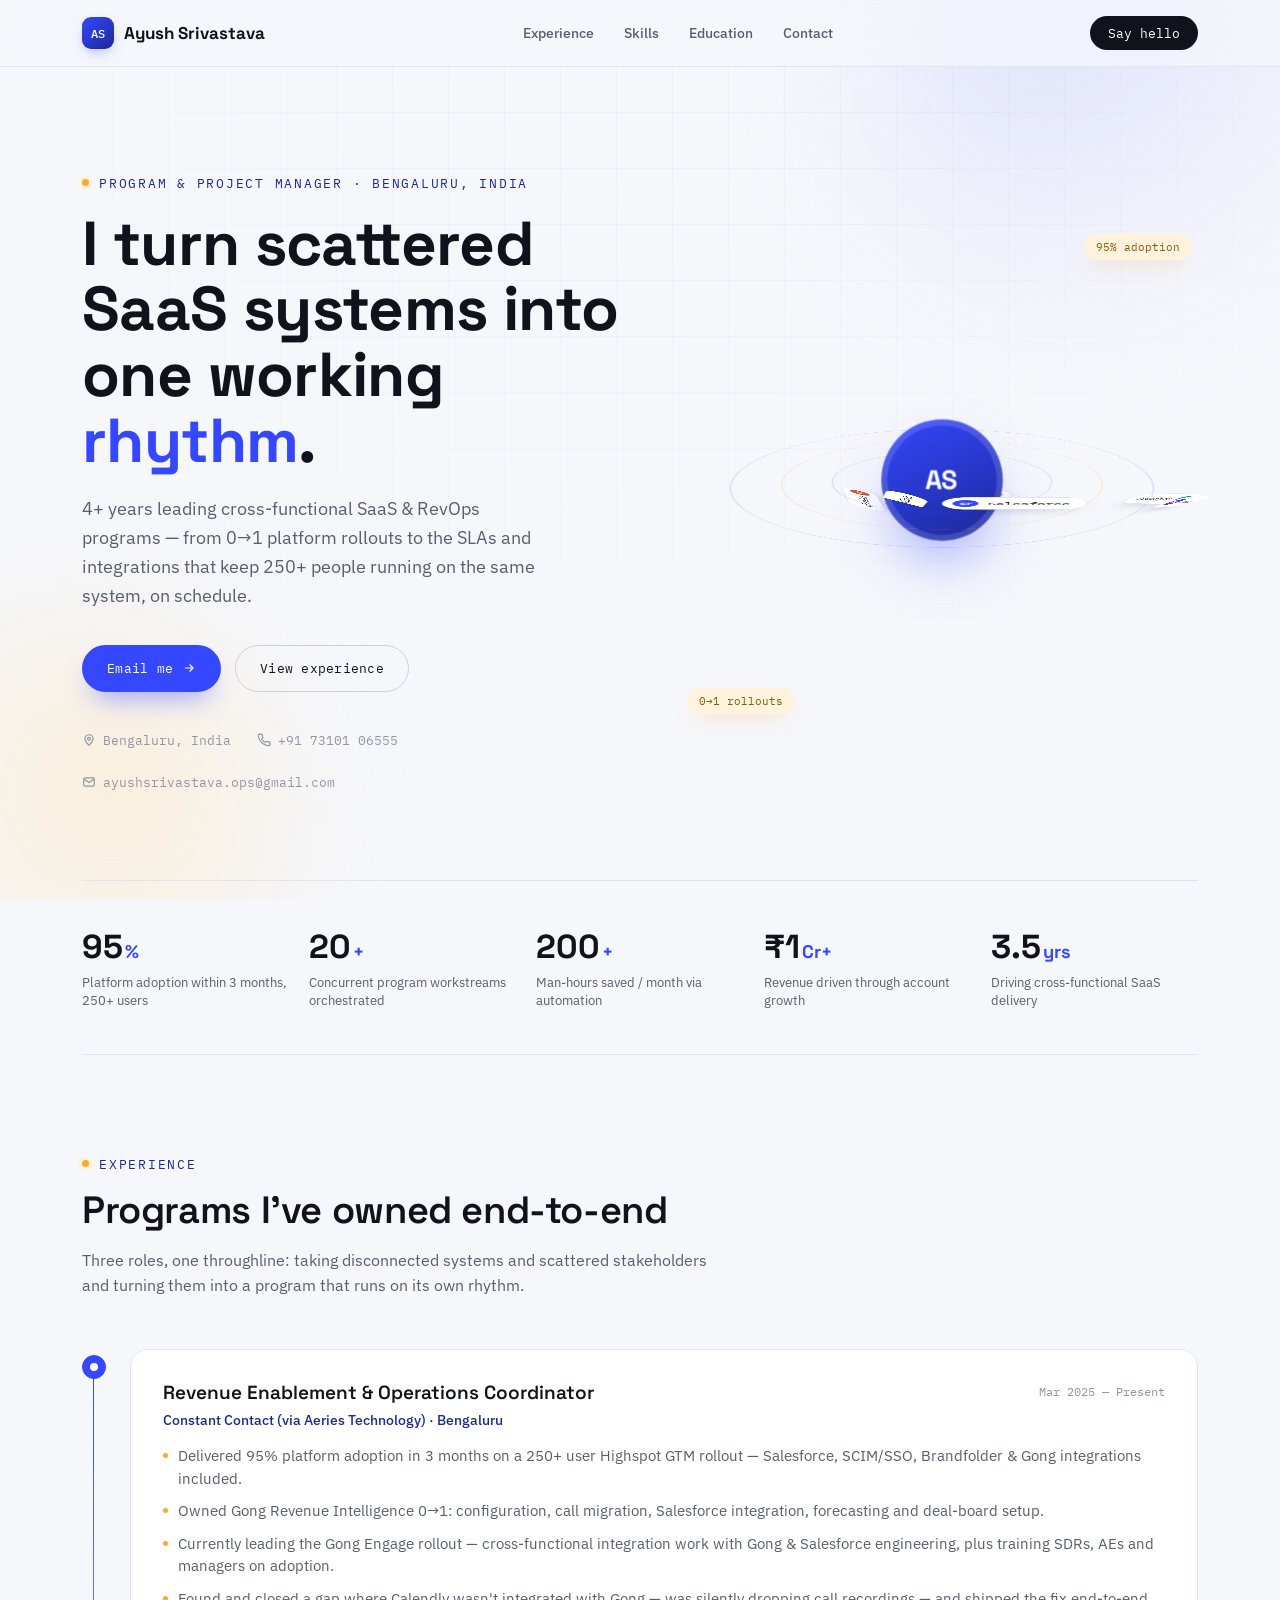
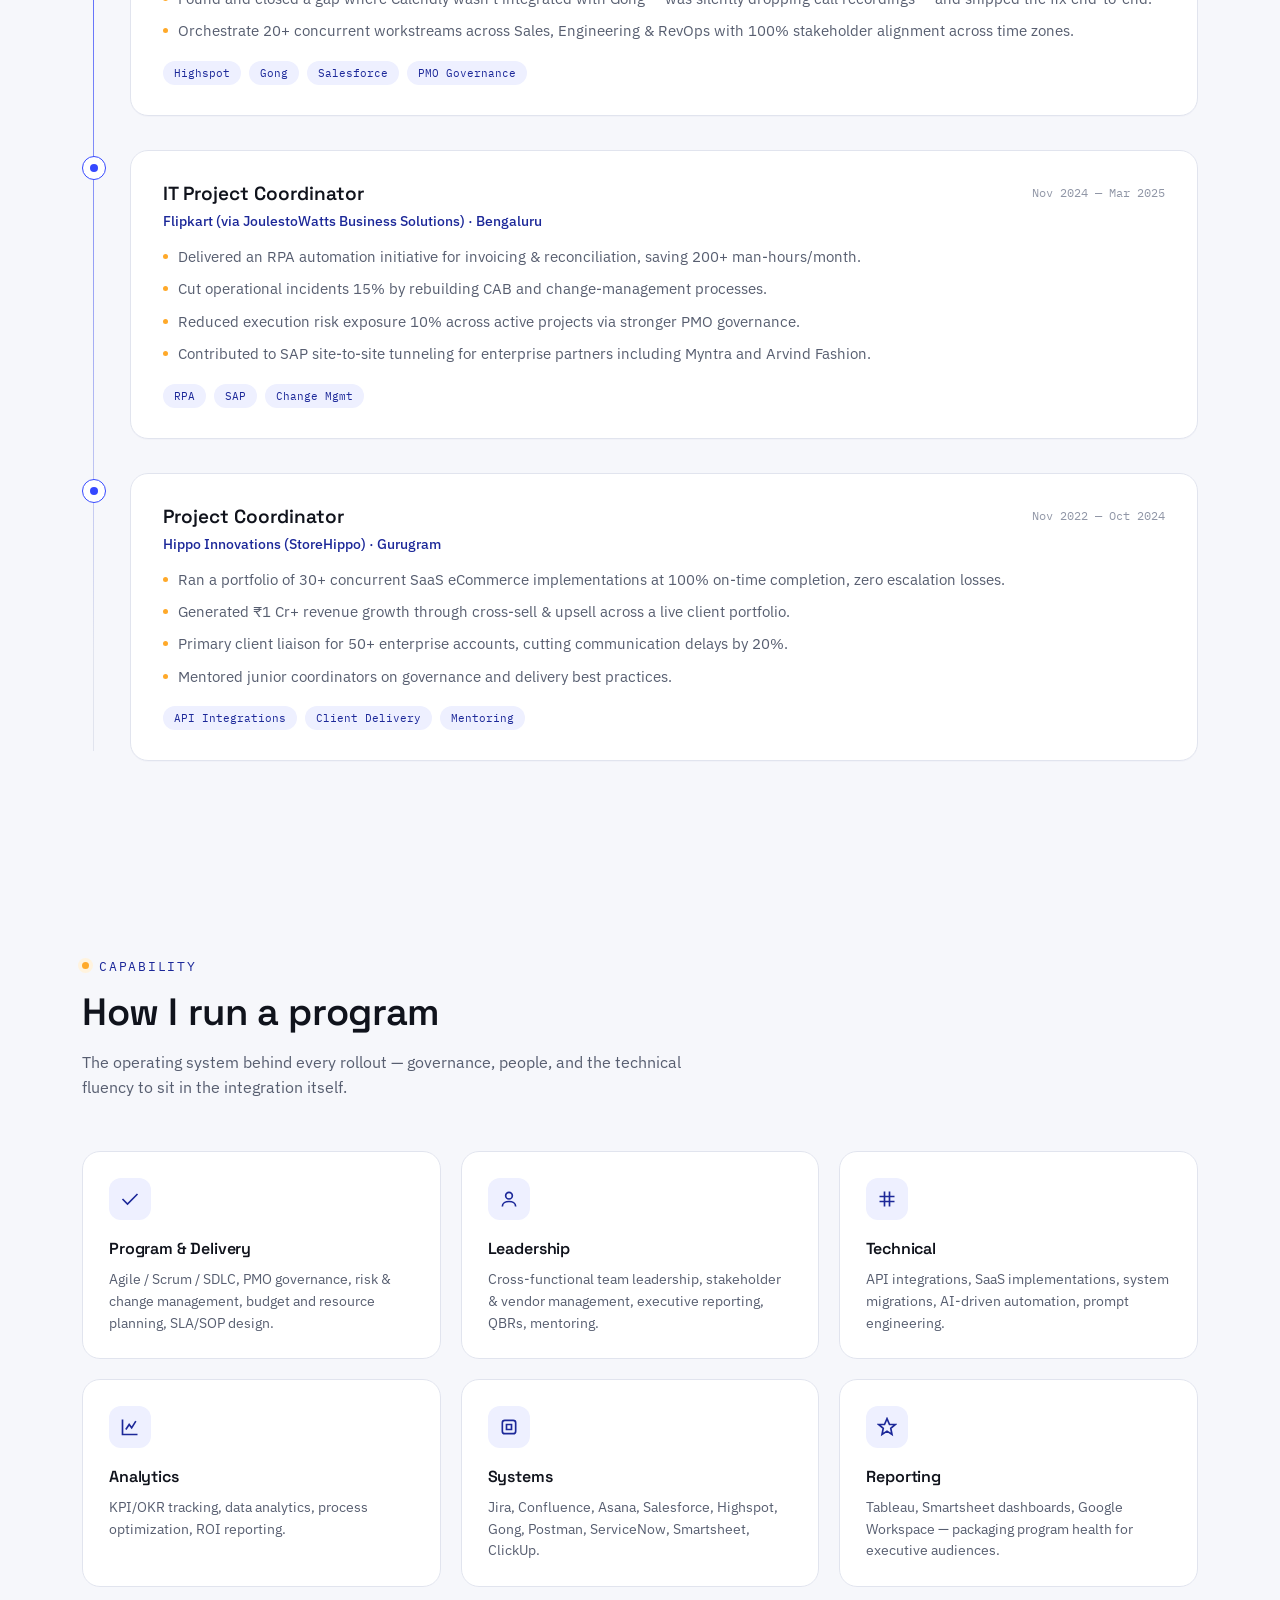
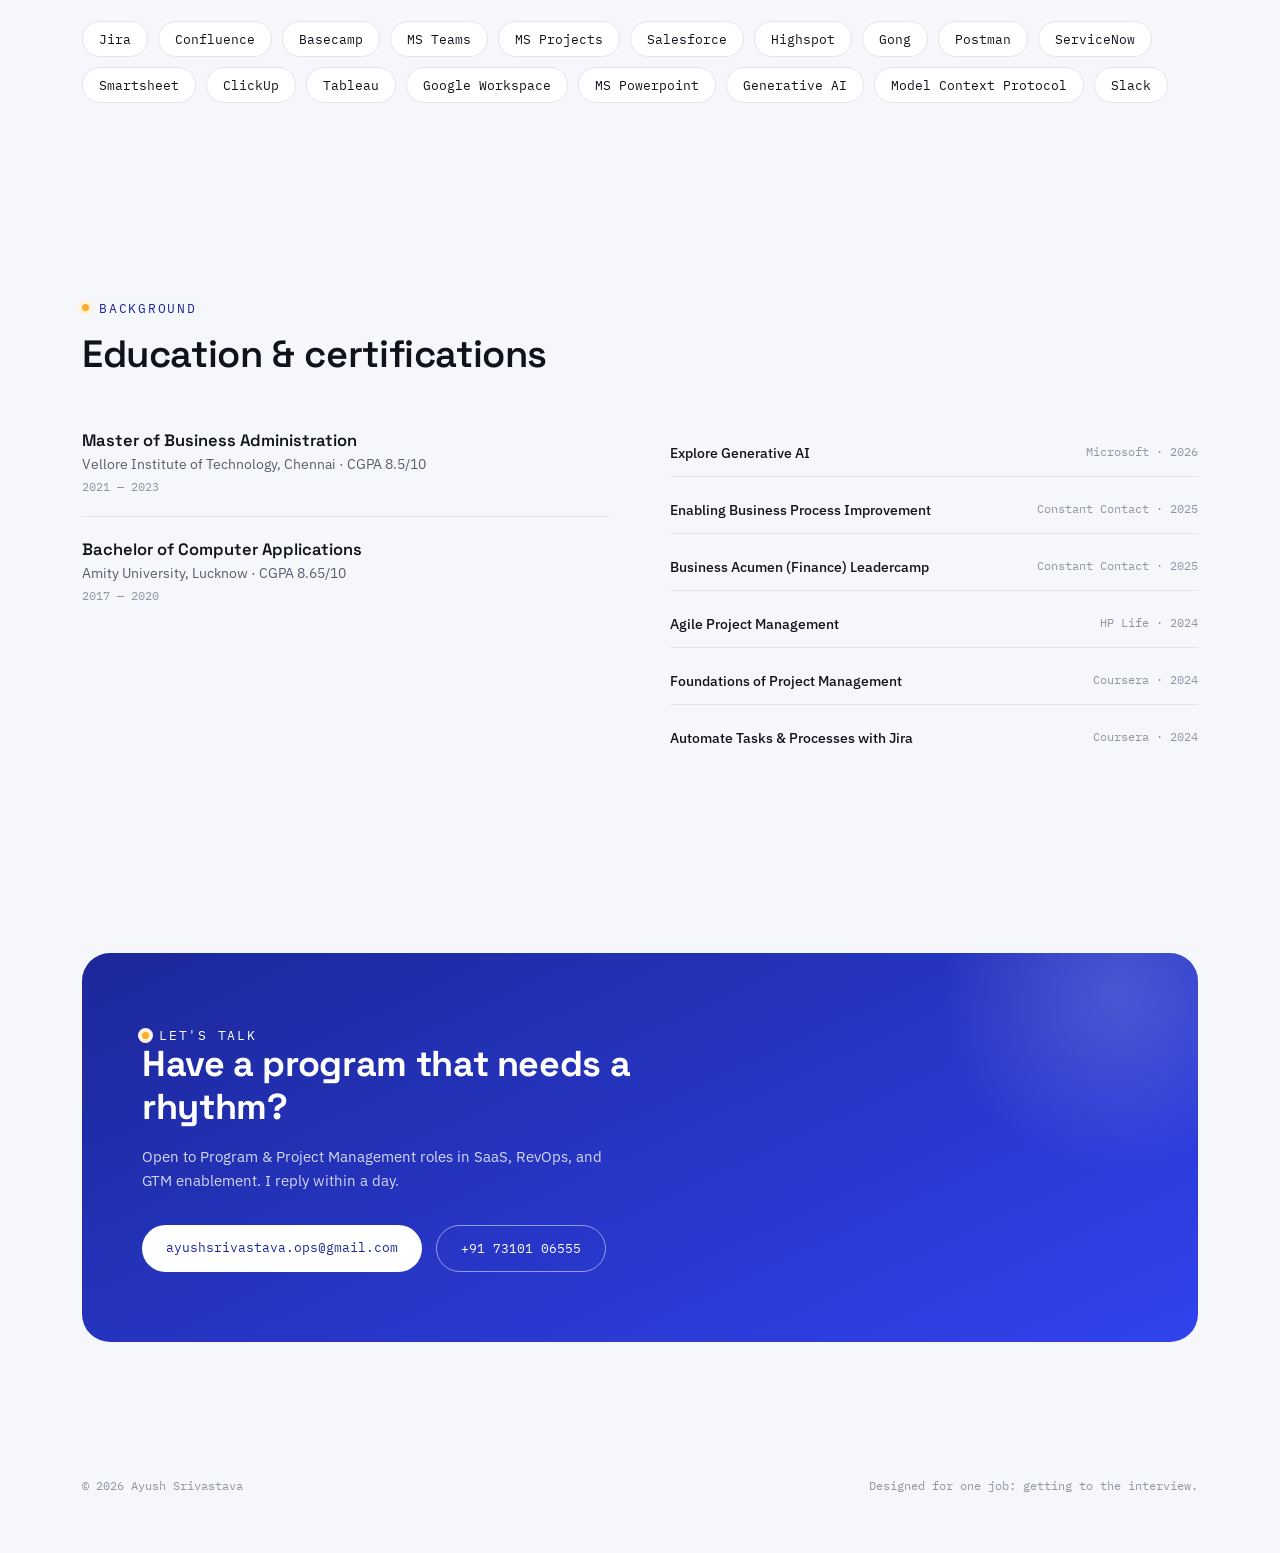
<file: index.html>
<!DOCTYPE html>
<html lang="en">
<head>
<meta charset="UTF-8">
<meta name="viewport" content="width=device-width, initial-scale=1.0">
<title>Ayush Srivastava — Program &amp; Project Manager | SaaS, RevOps &amp; GTM Enablement</title>
<meta name="description" content="Ayush Srivastava is a Program & Project Manager with 4+ years leading SaaS implementations, RevOps enablement, and Agile PMO governance — 95% platform adoption, 20+ concurrent workstreams, ₹1Cr+ revenue impact.">
<meta name="keywords" content="Ayush Srivastava, Program Manager, Project Manager, RevOps, GTM Enablement, SaaS Implementation, Agile PMO, Salesforce, Gong, Highspot, Bengaluru">
<meta name="author" content="Ayush Srivastava">
<meta name="robots" content="index, follow">
<link rel="canonical" href="https://ayushsrivastava.dev/">
<meta name="theme-color" content="#3548FF">
<link rel="icon" href="data:image/svg+xml,%3Csvg xmlns='http://www.w3.org/2000/svg' viewBox='0 0 100 100'%3E%3Crect width='100' height='100' rx='24' fill='%233548FF'/%3E%3Ctext x='50' y='66' font-family='sans-serif' font-weight='700' font-size='46' fill='white' text-anchor='middle'%3EAS%3C/text%3E%3C/svg%3E">

<!-- Open Graph / Facebook / LinkedIn -->
<meta property="og:type" content="profile">
<meta property="og:url" content="https://ayushsrivastava.dev/">
<meta property="og:title" content="Ayush Srivastava — Program & Project Manager | SaaS, RevOps & GTM Enablement">
<meta property="og:description" content="4+ years leading SaaS implementations, RevOps enablement, and Agile PMO governance. 95% platform adoption, 20+ concurrent workstreams, ₹1Cr+ revenue impact.">
<meta property="og:image" content="https://ayushsrivastava.dev/og-image.png">
<meta property="og:image:width" content="1200">
<meta property="og:image:height" content="630">
<meta property="og:locale" content="en_IN">
<meta property="profile:first_name" content="Ayush">
<meta property="profile:last_name" content="Srivastava">

<!-- Twitter -->
<meta name="twitter:card" content="summary_large_image">
<meta name="twitter:title" content="Ayush Srivastava — Program & Project Manager">
<meta name="twitter:description" content="Program & Project Manager specializing in SaaS implementations, RevOps enablement, and Agile PMO governance.">
<meta name="twitter:image" content="https://ayushsrivastava.dev/og-image.png">

<!-- Structured data -->
<script type="application/ld+json">
{
  "@context": "https://schema.org",
  "@type": "Person",
  "name": "Ayush Srivastava",
  "jobTitle": "Program & Project Manager",
  "url": "https://ayushhsrrivastava.github.io",
  "email": "mailto:ayushsrivastava.ops@gmail.com",
  "telephone": "+91-73101-06555",
  "address": {
    "@type": "PostalAddress",
    "addressLocality": "Bengaluru",
    "addressRegion": "Karnataka",
    "addressCountry": "IN"
  },
  "worksFor": {
    "@type": "Organization",
    "name": "Constant Contact"
  },
  "alumniOf": [
    { "@type": "CollegeOrUniversity", "name": "Vellore Institute of Technology, Chennai" },
    { "@type": "CollegeOrUniversity", "name": "Amity University, Lucknow" }
  ],
  "knowsAbout": ["Program Management", "Project Management", "RevOps", "GTM Enablement", "Agile PMO", "SaaS Implementation", "Salesforce", "Gong", "Highspot"]
}
</script>

<link rel="preconnect" href="https://fonts.googleapis.com">
<link rel="preconnect" href="https://fonts.gstatic.com" crossorigin>
<link href="https://fonts.googleapis.com/css2?family=Space+Grotesk:wght@400;500;600;700&family=IBM+Plex+Sans:wght@400;500;600&family=IBM+Plex+Mono:wght@400;500&display=swap" rel="stylesheet">
<style>
  /* ===================================================================
     TOKENS
  =================================================================== */
  :root{
    --bg: #F6F7FB;
    --bg-2: #EEF0F8;
    --surface: #FFFFFF;
    --ink: #10131C;
    --ink-soft: #575E70;
    --ink-faint: #9096A6;
    --line: #E1E4EE;
    --line-strong: #CBD0E0;
    --accent: #3548FF;
    --accent-deep: #1C2899;
    --accent-soft: #EEF0FF;
    --amber: #FFA929;
    --amber-soft: #FFF3DE;
    --shadow-rgb: 33, 41, 92;
    --radius-lg: 28px;
    --radius-md: 18px;
    --radius-sm: 10px;
    --font-display: 'Space Grotesk', sans-serif;
    --font-body: 'IBM Plex Sans', sans-serif;
    --font-mono: 'IBM Plex Mono', monospace;
    --maxw: 1180px;
  }

  *{ box-sizing:border-box; margin:0; padding:0; }
  html{ scroll-behavior:smooth; }
  body{
    background:var(--bg);
    color:var(--ink);
    font-family:var(--font-body);
    -webkit-font-smoothing:antialiased;
    overflow-x:hidden;
  }
  ::selection{ background:var(--accent); color:#fff; }

  a{ color:inherit; text-decoration:none; }
  ul{ list-style:none; }
  img,svg{ display:block; max-width:100%; }

  :focus-visible{
    outline: 2.5px solid var(--accent);
    outline-offset: 3px;
    border-radius: 4px;
  }

  .wrap{
    max-width:var(--maxw);
    margin:0 auto;
    padding:0 32px;
  }

  .eyebrow{
    font-family:var(--font-mono);
    font-size:12.5px;
    letter-spacing:.14em;
    text-transform:uppercase;
    color:var(--accent-deep);
    display:inline-flex;
    align-items:center;
    gap:10px;
  }
  .eyebrow::before{
    content:"";
    width:7px; height:7px;
    border-radius:50%;
    background:var(--amber);
    box-shadow:0 0 0 4px var(--amber-soft);
    flex:none;
  }

  h1,h2,h3{ font-family:var(--font-display); letter-spacing:-0.01em; }

  /* Ambient background blobs */
  .bg-field{
    position:fixed; inset:0; z-index:-2; overflow:hidden; pointer-events:none;
  }
  .bg-field span{
    position:absolute; border-radius:50%; filter:blur(70px); opacity:.55;
  }
  .bg-field .b1{ width:520px; height:520px; top:-180px; right:-120px; background:radial-gradient(circle at 30% 30%, #C6CDFF, transparent 70%); }
  .bg-field .b2{ width:420px; height:420px; bottom:-140px; left:-140px; background:radial-gradient(circle at 60% 40%, #FFE3B0, transparent 70%); }
  .bg-field .grid{
    position:absolute; inset:0;
    background-image:
      linear-gradient(to right, rgba(28,40,153,0.045) 1px, transparent 1px),
      linear-gradient(to bottom, rgba(28,40,153,0.045) 1px, transparent 1px);
    background-size: 56px 56px;
    mask-image: radial-gradient(circle at 50% 0%, black, transparent 75%);
  }

  /* ===================================================================
     NAV
  =================================================================== */
  header.nav{
    position:fixed; top:0; left:0; right:0; z-index:100;
    backdrop-filter: blur(14px) saturate(1.2);
    background: rgba(246,247,251,0.72);
    border-bottom:1px solid var(--line);
  }
  .nav-inner{
    max-width:var(--maxw); margin:0 auto; padding:16px 32px;
    display:flex; align-items:center; justify-content:space-between;
  }
  .brand{
    display:flex; align-items:center; gap:10px;
    font-family:var(--font-display); font-weight:700; font-size:17px;
  }
  .brand .mono-badge{
    width:32px; height:32px; border-radius:9px;
    background:linear-gradient(135deg, var(--accent), var(--accent-deep));
    color:#fff; display:flex; align-items:center; justify-content:center;
    font-family:var(--font-mono); font-size:12px; font-weight:500;
    box-shadow:0 6px 16px -6px rgba(53,72,255,.55);
  }
  nav.links{ display:flex; gap:30px; }
  nav.links a{
    font-size:14px; font-weight:500; color:var(--ink-soft);
    position:relative; padding:4px 0;
    transition:color .2s ease;
  }
  nav.links a:hover{ color:var(--ink); }
  nav.links a::after{
    content:""; position:absolute; left:0; bottom:-2px;
    width:0; height:1.5px; background:var(--accent);
    transition:width .25s ease;
  }
  nav.links a:hover::after{ width:100%; }
  .nav-cta{
    font-family:var(--font-mono); font-size:12.5px;
    padding:9px 18px; border-radius:100px;
    background:var(--ink); color:#fff;
    transition:transform .2s ease, box-shadow .2s ease;
  }
  .nav-cta:hover{ transform:translateY(-2px); box-shadow:0 10px 20px -8px rgba(16,19,28,.4); }
  .nav-toggle{ display:none; }

  /* ===================================================================
     HERO
  =================================================================== */
  .hero{
    padding:170px 0 90px;
    display:grid;
    grid-template-columns: 1.05fr 0.95fr;
    gap:40px;
    align-items:center;
  }
  .hero h1{
    font-size:clamp(38px, 5vw, 62px);
    line-height:1.06;
    font-weight:700;
    margin:20px 0 22px;
    color:var(--ink);
  }
  .hero h1 em{
    font-style:normal; color:var(--accent);
    position:relative;
  }
  .hero-sub{
    font-size:17.5px; line-height:1.65; color:var(--ink-soft);
    max-width:480px; margin-bottom:34px;
  }
  .hero-actions{ display:flex; gap:14px; flex-wrap:wrap; margin-bottom:40px; }
  .btn{
    font-family:var(--font-mono); font-size:13px; letter-spacing:.02em;
    padding:14px 24px; border-radius:100px;
    display:inline-flex; align-items:center; gap:9px;
    transition:transform .22s ease, box-shadow .22s ease, background .22s ease;
    border:1px solid transparent;
  }
  .btn-primary{
    background:var(--accent); color:#fff;
    box-shadow:0 14px 28px -12px rgba(53,72,255,.6);
  }
  .btn-primary:hover{ transform:translateY(-3px); box-shadow:0 18px 34px -12px rgba(53,72,255,.7); }
  .btn-ghost{
    background:transparent; color:var(--ink); border-color:var(--line-strong);
  }
  .btn-ghost:hover{ border-color:var(--accent); color:var(--accent-deep); transform:translateY(-3px); }

  .hero-meta{
    display:flex; gap:26px; flex-wrap:wrap;
    font-family:var(--font-mono); font-size:12.5px; color:var(--ink-faint);
  }
  .hero-meta span{ display:flex; align-items:center; gap:7px; }
  .hero-meta svg{ width:14px; height:14px; stroke:var(--ink-faint); }

  /* --- 3D Orbit --- */
  .orbit-stage{
    position:relative;
    height:520px;
    perspective:1400px;
    display:flex; align-items:center; justify-content:center;
  }
  .orbit-tilt{
    position:relative; width:100%; height:100%;
    transform-style:preserve-3d;
    transition:transform .25s ease-out;
  }
  .orbit-spin{
    position:absolute; inset:0;
    transform-style:preserve-3d;
    animation: spin 34s linear infinite;
  }
  @keyframes spin{ from{ transform:rotateY(0deg);} to{ transform:rotateY(360deg);} }

  .orbit-ring{
    position:absolute; top:50%; left:50%;
    border:1px solid rgba(53,72,255,.22);
    border-radius:50%;
    transform-style:preserve-3d;
  }
  .ring-a{ width:420px; height:420px; margin:-210px 0 0 -210px; transform:rotateX(74deg); }
  .ring-b{ width:320px; height:320px; margin:-160px 0 0 -160px; transform:rotateX(74deg) rotateZ(40deg); border-color:rgba(255,169,41,.28); }
  .ring-c{ width:220px; height:220px; margin:-110px 0 0 -110px; transform:rotateX(74deg) rotateZ(-25deg); }

  .orbit-core{
    position:absolute; top:50%; left:50%;
    width:118px; height:118px; margin:-59px 0 0 -59px;
    border-radius:50%;
    background:linear-gradient(155deg,#3548FF,#1C2899);
    display:flex; align-items:center; justify-content:center;
    box-shadow:0 30px 60px -18px rgba(53,72,255,.55), inset 0 0 0 6px rgba(255,255,255,.14);
    transform:translateZ(40px);
  }
  .orbit-core span{
    font-family:var(--font-display); color:#fff; font-weight:700; font-size:26px;
  }

  .node{
    position:absolute; top:50%; left:50%;
    transform-style:preserve-3d;
    animation: spin 34s linear infinite reverse;
  }
  .node-pin{
    display:flex; align-items:center; gap:8px;
    background:var(--surface);
    border:1px solid var(--line);
    border-radius:100px;
    padding:8px 14px 8px 8px;
    box-shadow:0 14px 26px -14px rgba(var(--shadow-rgb),.35);
    white-space:nowrap;
    font-family:var(--font-mono); font-size:12px; color:var(--ink);
  }
  .node-dot{
    width:22px; height:22px; border-radius:50%;
    display:flex; align-items:center; justify-content:center;
    font-family:var(--font-display); font-weight:700; font-size:10px; color:#fff;
    flex:none;
  }
  .n1 .orbit-place{ transform: rotateY(0deg)   translateZ(210px) rotateX(-74deg); }
  .n2 .orbit-place{ transform: rotateY(60deg)  translateZ(210px) rotateX(-74deg); }
  .n3 .orbit-place{ transform: rotateY(120deg) translateZ(210px) rotateX(-74deg); }
  .n4 .orbit-place{ transform: rotateY(180deg) translateZ(160px) rotateX(-74deg) rotateZ(40deg); }
  .n5 .orbit-place{ transform: rotateY(240deg) translateZ(160px) rotateX(-74deg) rotateZ(40deg); }
  .n6 .orbit-place{ transform: rotateY(300deg) translateZ(110px) rotateX(-74deg) rotateZ(-25deg); }
  .orbit-place{ position:absolute; }

  .float-tag{
    position:absolute;
    font-family:var(--font-mono); font-size:11px;
    background:var(--amber-soft); color:#8A5B00;
    padding:6px 12px; border-radius:100px;
    box-shadow:0 10px 20px -10px rgba(255,169,41,.5);
  }
  .ft1{ top:14px; right:6px; }
  .ft2{ bottom:26px; left:0px; }

  @media (prefers-reduced-motion: reduce){
    .orbit-spin, .node{ animation:none; }
  }

  /* ===================================================================
     STATS
  =================================================================== */
  .stats{
    border-top:1px solid var(--line);
    border-bottom:1px solid var(--line);
    padding:44px 0;
  }
  .stats-grid{
    display:grid;
    grid-template-columns:repeat(5,1fr);
    gap:20px;
  }
  .stat{ text-align:left; }
  .stat .num{
    font-family:var(--font-display); font-weight:700;
    font-size:clamp(26px,2.6vw,36px);
    color:var(--ink);
    display:flex; align-items:baseline; gap:2px;
  }
  .stat .num .unit{ color:var(--accent); font-size:0.55em; }
  .stat .label{
    margin-top:6px; font-size:13px; color:var(--ink-soft); line-height:1.4;
  }

  /* ===================================================================
     SECTION HEADERS
  =================================================================== */
  section{ padding:96px 0; }
  .sec-head{ margin-bottom:52px; max-width:640px; }
  .sec-head h2{
    font-size:clamp(28px,3vw,38px); margin-top:14px; font-weight:600;
  }
  .sec-head p{ margin-top:14px; color:var(--ink-soft); font-size:15.5px; line-height:1.6; }

  /* ===================================================================
     EXPERIENCE
  =================================================================== */
  .timeline{ position:relative; }
  .timeline::before{
    content:""; position:absolute; left:11px; top:10px; bottom:10px;
    width:1px; background:linear-gradient(to bottom, var(--accent), var(--line) 90%);
  }
  .tl-item{
    position:relative; padding-left:48px; margin-bottom:34px;
  }
  .tl-item:last-child{ margin-bottom:0; }
  .tl-dot{
    position:absolute; left:0; top:6px;
    width:24px; height:24px; border-radius:50%;
    background:var(--surface); border:1.5px solid var(--accent);
    display:flex; align-items:center; justify-content:center;
  }
  .tl-dot::after{ content:""; width:8px; height:8px; border-radius:50%; background:var(--accent); }
  .tl-item.current .tl-dot{ background:var(--accent); }
  .tl-item.current .tl-dot::after{ background:#fff; }

  .role-card{
    background:var(--surface);
    border:1px solid var(--line);
    border-radius:var(--radius-md);
    padding:30px 32px;
    transform-style:preserve-3d;
    transition:transform .18s ease, box-shadow .18s ease, border-color .18s ease;
    box-shadow:0 1px 0 rgba(var(--shadow-rgb),.02);
  }
  .role-card:hover{
    box-shadow:0 34px 60px -28px rgba(var(--shadow-rgb),.35);
    border-color:var(--line-strong);
  }
  .role-top{
    display:flex; justify-content:space-between; align-items:flex-start;
    gap:16px; flex-wrap:wrap; margin-bottom:6px;
  }
  .role-title{ font-family:var(--font-display); font-size:19px; font-weight:600; }
  .role-dates{
    font-family:var(--font-mono); font-size:12px; color:var(--ink-faint);
    white-space:nowrap; padding-top:4px;
  }
  .role-company{ color:var(--accent-deep); font-size:14px; font-weight:500; margin-bottom:16px; }
  .role-bullets{ display:grid; gap:10px; }
  .role-bullets li{
    display:flex; gap:10px; font-size:14.5px; line-height:1.55; color:var(--ink-soft);
  }
  .role-bullets li::before{
    content:""; flex:none; width:5px; height:5px; margin-top:8px;
    border-radius:50%; background:var(--amber);
  }
  .role-tags{ display:flex; gap:8px; flex-wrap:wrap; margin-top:18px; }
  .role-tags span{
    font-family:var(--font-mono); font-size:11px; color:var(--accent-deep);
    background:var(--accent-soft); padding:5px 11px; border-radius:100px;
  }

  /* ===================================================================
     SKILLS
  =================================================================== */
  .skills-grid{
    display:grid; grid-template-columns:repeat(3,1fr); gap:20px;
  }
  .skill-card{
    background:var(--surface); border:1px solid var(--line);
    border-radius:var(--radius-md); padding:26px 26px 24px;
    transform-style:preserve-3d;
    transition:transform .18s ease, box-shadow .18s ease;
  }
  .skill-card:hover{ box-shadow:0 30px 54px -26px rgba(var(--shadow-rgb),.32); }
  .skill-card .icon{
    width:42px; height:42px; border-radius:12px;
    background:var(--accent-soft); display:flex; align-items:center; justify-content:center;
    margin-bottom:18px;
  }
  .skill-card .icon svg{ width:20px; height:20px; stroke:var(--accent-deep); }
  .skill-card h3{ font-size:16px; font-weight:600; margin-bottom:10px; }
  .skill-card p{ font-size:13.5px; color:var(--ink-soft); line-height:1.6; }

  .tools-row{
    margin-top:34px; display:flex; flex-wrap:wrap; gap:10px;
  }
  .tools-row span{
    font-family:var(--font-mono); font-size:12.5px; color:var(--ink);
    background:var(--surface); border:1px solid var(--line);
    padding:9px 16px; border-radius:100px;
    transition:border-color .2s ease, color .2s ease, transform .2s ease;
  }
  .tools-row span:hover{ border-color:var(--accent); color:var(--accent-deep); transform:translateY(-2px); }

  /* ===================================================================
     EDUCATION + CERTS
  =================================================================== */
  .split{
    display:grid; grid-template-columns:1fr 1fr; gap:60px;
  }
  .edu-item{ padding-bottom:22px; margin-bottom:22px; border-bottom:1px solid var(--line); }
  .edu-item:last-child{ border-bottom:none; margin-bottom:0; padding-bottom:0; }
  .edu-item .deg{ font-family:var(--font-display); font-weight:600; font-size:16.5px; }
  .edu-item .school{ color:var(--ink-soft); font-size:14px; margin-top:4px; }
  .edu-item .yr{ font-family:var(--font-mono); font-size:12px; color:var(--ink-faint); margin-top:6px; }

  .cert-list{ display:grid; gap:10px; }
  .cert-list li{
    display:flex; justify-content:space-between; gap:16px;
    padding:14px 0; border-bottom:1px solid var(--line);
    font-size:14px;
  }
  .cert-list li:last-child{ border-bottom:none; }
  .cert-list .cname{ color:var(--ink); font-weight:500; }
  .cert-list .cyr{ font-family:var(--font-mono); font-size:12px; color:var(--ink-faint); white-space:nowrap; }

  /* ===================================================================
     CONTACT / FOOTER
  =================================================================== */
  .contact{
    background:linear-gradient(155deg, var(--accent-deep), var(--accent) 120%);
    border-radius:var(--radius-lg);
    padding:70px 60px;
    color:#fff;
    position:relative;
    overflow:hidden;
  }
  .contact::before{
    content:"";
    position:absolute; width:360px; height:360px; border-radius:50%;
    background:radial-gradient(circle, rgba(255,255,255,.16), transparent 70%);
    top:-140px; right:-100px;
  }
  .contact h2{ font-size:clamp(26px,3vw,36px); max-width:520px; line-height:1.2; position:relative; }
  .contact p{ margin-top:16px; color:rgba(255,255,255,.8); max-width:460px; font-size:15px; line-height:1.6; position:relative; }
  .contact-actions{ display:flex; gap:14px; margin-top:32px; flex-wrap:wrap; position:relative; }
  .btn-light{
    background:#fff; color:var(--accent-deep);
    font-family:var(--font-mono); font-size:13px;
    padding:14px 24px; border-radius:100px;
    transition:transform .2s ease;
  }
  .btn-light:hover{ transform:translateY(-3px); }
  .btn-outline-light{
    border:1px solid rgba(255,255,255,.5); color:#fff;
    font-family:var(--font-mono); font-size:13px;
    padding:14px 24px; border-radius:100px;
    transition:transform .2s ease, border-color .2s ease;
  }
  .btn-outline-light:hover{ transform:translateY(-3px); border-color:#fff; }

  footer{
    padding:40px 0 60px;
    display:flex; justify-content:space-between; align-items:center;
    color:var(--ink-faint); font-family:var(--font-mono); font-size:12px;
    flex-wrap:wrap; gap:10px;
  }
  footer a{ color:var(--ink-soft); }
  footer a:hover{ color:var(--accent-deep); }

  .reveal{ opacity:0; transform:translateY(26px); transition:opacity .7s ease, transform .7s ease; }
  .reveal.in{ opacity:1; transform:translateY(0); }

  /* ===================================================================
     RESPONSIVE
  =================================================================== */
  @media (max-width: 980px){
    .hero{ grid-template-columns:1fr; padding-top:150px; }
    .orbit-stage{ height:400px; order:-1; }
    .stats-grid{ grid-template-columns:repeat(2,1fr); }
    .skills-grid{ grid-template-columns:1fr 1fr; }
    .split{ grid-template-columns:1fr; gap:40px; }
    nav.links{ display:none; }
  }
  @media (max-width: 600px){
    .wrap{ padding:0 20px; }
    .stats-grid{ grid-template-columns:repeat(2,1fr); }
    .skills-grid{ grid-template-columns:1fr; }
    .contact{ padding:44px 26px; }
    .role-top{ flex-direction:column; gap:4px; }
    .nav-cta{ display:none; }
  }
</style>
</head>
<body>

<div class="bg-field">
  <span class="b1"></span>
  <span class="b2"></span>
  <div class="grid"></div>
</div>

<header class="nav">
  <div class="nav-inner">
    <div class="brand">
      <span class="mono-badge">AS</span>
      Ayush Srivastava
    </div>
    <nav class="links">
      <a href="#work">Experience</a>
      <a href="#skills">Skills</a>
      <a href="#education">Education</a>
      <a href="#contact">Contact</a>
    </nav>
    <a class="nav-cta" href="mailto:ayushsrivastava.ops@gmail.com">Say hello</a>
  </div>
</header>

<main class="wrap">

  <!-- HERO -->
  <section class="hero">
    <div>
      <span class="eyebrow">Program &amp; Project Manager · Bengaluru, India</span>
      <h1>I turn scattered<br>SaaS systems into<br>one working <em>rhythm</em>.</h1>
      <p class="hero-sub">4+ years leading cross-functional SaaS &amp; RevOps programs — from 0→1 platform rollouts to the SLAs and integrations that keep 250+ people running on the same system, on schedule.</p>
      <div class="hero-actions">
        <a class="btn btn-primary" href="mailto:ayushsrivastava.ops@gmail.com">
          Email me
          <svg width="14" height="14" viewBox="0 0 24 24" fill="none" stroke="currentColor" stroke-width="2"><path d="M5 12h14M13 6l6 6-6 6"/></svg>
        </a>
        <a class="btn btn-ghost" href="#work">View experience</a>
      </div>
      <div class="hero-meta">
        <span><svg viewBox="0 0 24 24" fill="none" stroke-width="2"><path d="M12 21s-7-6.5-7-11a7 7 0 0 1 14 0c0 4.5-7 11-7 11z"/><circle cx="12" cy="10" r="2.5"/></svg>Bengaluru, India</span>
        <span><svg viewBox="0 0 24 24" fill="none" stroke-width="2"><path d="M22 16.9v3a2 2 0 0 1-2.2 2 19.8 19.8 0 0 1-8.6-3 19.5 19.5 0 0 1-6-6 19.8 19.8 0 0 1-3-8.7A2 2 0 0 1 4.1 2h3a2 2 0 0 1 2 1.7c.1 1 .3 2 .7 3a2 2 0 0 1-.4 2.1L8 10.3a16 16 0 0 0 6 6l1.5-1.4a2 2 0 0 1 2.1-.4c1 .4 2 .6 3 .7a2 2 0 0 1 1.7 2z"/></svg>+91 73101 06555</span>
        <span><svg viewBox="0 0 24 24" fill="none" stroke-width="2"><rect x="3" y="5" width="18" height="14" rx="2"/><path d="M3 7l9 6 9-6"/></svg>ayushsrivastava.ops@gmail.com</span>
      </div>
    </div>

    <div class="orbit-stage" id="orbitStage">
      <div class="orbit-tilt" id="orbitTilt">
        <div class="orbit-spin">
          <div class="orbit-ring ring-a"></div>
          <div class="orbit-ring ring-b"></div>
          <div class="orbit-ring ring-c"></div>

          <div class="node n1"><div class="orbit-place"><div class="node-pin"><span class="node-dot" style="background:#3548FF">SF</span>Salesforce</div></div></div>
          <div class="node n2"><div class="orbit-place"><div class="node-pin"><span class="node-dot" style="background:#7A2CE0">GG</span>Gong</div></div></div>
          <div class="node n3"><div class="orbit-place"><div class="node-pin"><span class="node-dot" style="background:#00A19A">HS</span>Highspot</div></div></div>
          <div class="node n4"><div class="orbit-place"><div class="node-pin"><span class="node-dot" style="background:#FFA929">JR</span>Jira</div></div></div>
          <div class="node n5"><div class="orbit-place"><div class="node-pin"><span class="node-dot" style="background:#E0522C">CY</span>Calendly</div></div></div>
          <div class="node n6"><div class="orbit-place"><div class="node-pin"><span class="node-dot" style="background:#1C2899">SK</span>Skillsoft</div></div></div>
        </div>

        <div class="orbit-core"><span>AS</span></div>
      </div>
      <span class="float-tag ft1">95% adoption</span>
      <span class="float-tag ft2">0→1 rollouts</span>
    </div>
  </section>

  <!-- STATS -->
  <section class="stats reveal">
    <div class="stats-grid">
      <div class="stat">
        <div class="num">95<span class="unit">%</span></div>
        <div class="label">Platform adoption within 3 months, 250+ users</div>
      </div>
      <div class="stat">
        <div class="num">20<span class="unit">+</span></div>
        <div class="label">Concurrent program workstreams orchestrated</div>
      </div>
      <div class="stat">
        <div class="num">200<span class="unit">+</span></div>
        <div class="label">Man-hours saved / month via automation</div>
      </div>
      <div class="stat">
        <div class="num">₹1<span class="unit">Cr+</span></div>
        <div class="label">Revenue driven through account growth</div>
      </div>
      <div class="stat">
        <div class="num">3.5<span class="unit">yrs</span></div>
        <div class="label">Driving cross-functional SaaS delivery</div>
      </div>
    </div>
  </section>

  <!-- EXPERIENCE -->
  <section id="work">
    <div class="sec-head reveal">
      <span class="eyebrow">Experience</span>
      <h2>Programs I've owned end-to-end</h2>
      <p>Three roles, one throughline: taking disconnected systems and scattered stakeholders and turning them into a program that runs on its own rhythm.</p>
    </div>

    <div class="timeline">
      <div class="tl-item current reveal">
        <div class="tl-dot"></div>
        <div class="role-card">
          <div class="role-top">
            <div class="role-title">Revenue Enablement &amp; Operations Coordinator</div>
            <div class="role-dates">Mar 2025 — Present</div>
          </div>
          <div class="role-company">Constant Contact (via Aeries Technology) · Bengaluru</div>
          <ul class="role-bullets">
            <li>Delivered 95% platform adoption in 3 months on a 250+ user Highspot GTM rollout — Salesforce, SCIM/SSO, Brandfolder &amp; Gong integrations included.</li>
            <li>Owned Gong Revenue Intelligence 0→1: configuration, call migration, Salesforce integration, forecasting and deal-board setup.</li>
            <li>Currently leading the Gong Engage rollout — cross-functional integration work with Gong &amp; Salesforce engineering, plus training SDRs, AEs and managers on adoption.</li>
            <li>Found and closed a gap where Calendly wasn't integrated with Gong — was silently dropping call recordings — and shipped the fix end-to-end.</li>
            <li>Orchestrate 20+ concurrent workstreams across Sales, Engineering &amp; RevOps with 100% stakeholder alignment across time zones.</li>
          </ul>
          <div class="role-tags"><span>Highspot</span><span>Gong</span><span>Salesforce</span><span>PMO Governance</span></div>
        </div>
      </div>

      <div class="tl-item reveal">
        <div class="tl-dot"></div>
        <div class="role-card">
          <div class="role-top">
            <div class="role-title">IT Project Coordinator</div>
            <div class="role-dates">Nov 2024 — Mar 2025</div>
          </div>
          <div class="role-company">Flipkart (via JoulestoWatts Business Solutions) · Bengaluru</div>
          <ul class="role-bullets">
            <li>Delivered an RPA automation initiative for invoicing &amp; reconciliation, saving 200+ man-hours/month.</li>
            <li>Cut operational incidents 15% by rebuilding CAB and change-management processes.</li>
            <li>Reduced execution risk exposure 10% across active projects via stronger PMO governance.</li>
            <li>Contributed to SAP site-to-site tunneling for enterprise partners including Myntra and Arvind Fashion.</li>
          </ul>
          <div class="role-tags"><span>RPA</span><span>SAP</span><span>Change Mgmt</span></div>
        </div>
      </div>

      <div class="tl-item reveal">
        <div class="tl-dot"></div>
        <div class="role-card">
          <div class="role-top">
            <div class="role-title">Project Coordinator</div>
            <div class="role-dates">Nov 2022 — Oct 2024</div>
          </div>
          <div class="role-company">Hippo Innovations (StoreHippo) · Gurugram</div>
          <ul class="role-bullets">
            <li>Ran a portfolio of 30+ concurrent SaaS eCommerce implementations at 100% on-time completion, zero escalation losses.</li>
            <li>Generated ₹1 Cr+ revenue growth through cross-sell &amp; upsell across a live client portfolio.</li>
            <li>Primary client liaison for 50+ enterprise accounts, cutting communication delays by 20%.</li>
            <li>Mentored junior coordinators on governance and delivery best practices.</li>
          </ul>
          <div class="role-tags"><span>API Integrations</span><span>Client Delivery</span><span>Mentoring</span></div>
        </div>
      </div>
    </div>
  </section>

  <!-- SKILLS -->
  <section id="skills">
    <div class="sec-head reveal">
      <span class="eyebrow">Capability</span>
      <h2>How I run a program</h2>
      <p>The operating system behind every rollout — governance, people, and the technical fluency to sit in the integration itself.</p>
    </div>

    <div class="skills-grid">
      <div class="skill-card reveal">
        <div class="icon"><svg viewBox="0 0 24 24" fill="none" stroke-width="2"><path d="M3 12l6 6L21 6"/></svg></div>
        <h3>Program &amp; Delivery</h3>
        <p>Agile / Scrum / SDLC, PMO governance, risk &amp; change management, budget and resource planning, SLA/SOP design.</p>
      </div>
      <div class="skill-card reveal">
        <div class="icon"><svg viewBox="0 0 24 24" fill="none" stroke-width="2"><circle cx="12" cy="8" r="4"/><path d="M4 21c0-4 4-6 8-6s8 2 8 6"/></svg></div>
        <h3>Leadership</h3>
        <p>Cross-functional team leadership, stakeholder &amp; vendor management, executive reporting, QBRs, mentoring.</p>
      </div>
      <div class="skill-card reveal">
        <div class="icon"><svg viewBox="0 0 24 24" fill="none" stroke-width="2"><path d="M9 3v18M15 3v18M3 9h18M3 15h18"/></svg></div>
        <h3>Technical</h3>
        <p>API integrations, SaaS implementations, system migrations, AI-driven automation, prompt engineering.</p>
      </div>
      <div class="skill-card reveal">
        <div class="icon"><svg viewBox="0 0 24 24" fill="none" stroke-width="2"><path d="M3 3v18h18"/><path d="M7 15l4-6 3 4 5-8"/></svg></div>
        <h3>Analytics</h3>
        <p>KPI/OKR tracking, data analytics, process optimization, ROI reporting.</p>
      </div>
      <div class="skill-card reveal">
        <div class="icon"><svg viewBox="0 0 24 24" fill="none" stroke-width="2"><rect x="4" y="4" width="16" height="16" rx="3"/><path d="M9 9h6v6H9z"/></svg></div>
        <h3>Systems</h3>
        <p>Jira, Confluence, Asana, Salesforce, Highspot, Gong, Postman, ServiceNow, Smartsheet, ClickUp.</p>
      </div>
      <div class="skill-card reveal">
        <div class="icon"><svg viewBox="0 0 24 24" fill="none" stroke-width="2"><path d="M12 2l3 7h7l-5.5 4.5L18 21l-6-4-6 4 1.5-7.5L2 9h7z"/></svg></div>
        <h3>Reporting</h3>
        <p>Tableau, Smartsheet dashboards, Google Workspace — packaging program health for executive audiences.</p>
      </div>
    </div>

    <div class="tools-row reveal">
      <span>Jira</span><span>Confluence</span><span>Basecamp</span><span>MS Teams</span><span>MS Projects</span>
      <span>Salesforce</span><span>Highspot</span><span>Gong</span><span>Postman</span><span>ServiceNow</span>
      <span>Smartsheet</span><span>ClickUp</span><span>Tableau</span><span>Google Workspace</span><span>MS Powerpoint</span>
      <span>Generative AI</span><span>Model Context Protocol</span><span>Slack</span>
    </div>
  </section>

  <!-- EDUCATION + CERTS -->
  <section id="education">
    <div class="sec-head reveal">
      <span class="eyebrow">Background</span>
      <h2>Education &amp; certifications</h2>
    </div>

    <div class="split">
      <div class="reveal">
        <div class="edu-item">
          <div class="deg">Master of Business Administration</div>
          <div class="school">Vellore Institute of Technology, Chennai · CGPA 8.5/10</div>
          <div class="yr">2021 — 2023</div>
        </div>
        <div class="edu-item">
          <div class="deg">Bachelor of Computer Applications</div>
          <div class="school">Amity University, Lucknow · CGPA 8.65/10</div>
          <div class="yr">2017 — 2020</div>
        </div>
      </div>

      <ul class="cert-list reveal">
        <li><span class="cname">Explore Generative AI</span><span class="cyr">Microsoft · 2026</span></li>
        <li><span class="cname">Enabling Business Process Improvement</span><span class="cyr">Constant Contact · 2025</span></li>
        <li><span class="cname">Business Acumen (Finance) Leadercamp</span><span class="cyr">Constant Contact · 2025</span></li>
        <li><span class="cname">Agile Project Management</span><span class="cyr">HP Life · 2024</span></li>
        <li><span class="cname">Foundations of Project Management</span><span class="cyr">Coursera · 2024</span></li>
        <li><span class="cname">Automate Tasks &amp; Processes with Jira</span><span class="cyr">Coursera · 2024</span></li>
      </ul>
    </div>
  </section>

  <!-- CONTACT -->
  <section id="contact">
    <div class="contact reveal">
      <span class="eyebrow" style="color:#fff;">Let's talk</span>
      <h2>Have a program that needs a rhythm?</h2>
      <p>Open to Program &amp; Project Management roles in SaaS, RevOps, and GTM enablement. I reply within a day.</p>
      <div class="contact-actions">
        <a class="btn-light" href="mailto:ayushsrivastava.ops@gmail.com">ayushsrivastava.ops@gmail.com</a>
        <a class="btn-outline-light" href="tel:+917310106555">+91 73101 06555</a>
      </div>
    </div>
  </section>

  <footer>
    <span>© 2026 Ayush Srivastava</span>
    <span>Designed for one job: getting to the interview.</span>
  </footer>

</main>

<script>
  // Reveal on scroll
  const revealEls = document.querySelectorAll('.reveal');
  const io = new IntersectionObserver((entries)=>{
    entries.forEach(e=>{
      if(e.isIntersecting){ e.target.classList.add('in'); io.unobserve(e.target); }
    });
  }, { threshold: 0.12 });
  revealEls.forEach(el=>io.observe(el));

  // Hero orbit mouse parallax tilt
  const stage = document.getElementById('orbitStage');
  const tilt = document.getElementById('orbitTilt');
  const reduceMotion = window.matchMedia('(prefers-reduced-motion: reduce)').matches;

  if(stage && tilt && !reduceMotion){
    stage.addEventListener('mousemove', (e)=>{
      const rect = stage.getBoundingClientRect();
      const x = (e.clientX - rect.left) / rect.width - 0.5;
      const y = (e.clientY - rect.top) / rect.height - 0.5;
      tilt.style.transform = `rotateY(${x * 18}deg) rotateX(${ -y * 14}deg)`;
    });
    stage.addEventListener('mouseleave', ()=>{
      tilt.style.transform = 'rotateY(0deg) rotateX(0deg)';
    });
  }

  // Card tilt-on-hover for role & skill cards
  const tiltCards = document.querySelectorAll('.role-card, .skill-card');
  if(!reduceMotion){
    tiltCards.forEach(card=>{
      card.addEventListener('mousemove', (e)=>{
        const r = card.getBoundingClientRect();
        const px = (e.clientX - r.left) / r.width - 0.5;
        const py = (e.clientY - r.top) / r.height - 0.5;
        card.style.transform = `perspective(900px) rotateY(${px*5}deg) rotateX(${-py*5}deg) translateY(-4px)`;
      });
      card.addEventListener('mouseleave', ()=>{
        card.style.transform = 'perspective(900px) rotateY(0) rotateX(0) translateY(0)';
      });
    });
  }
</script>

</body>
</html>
</file>
